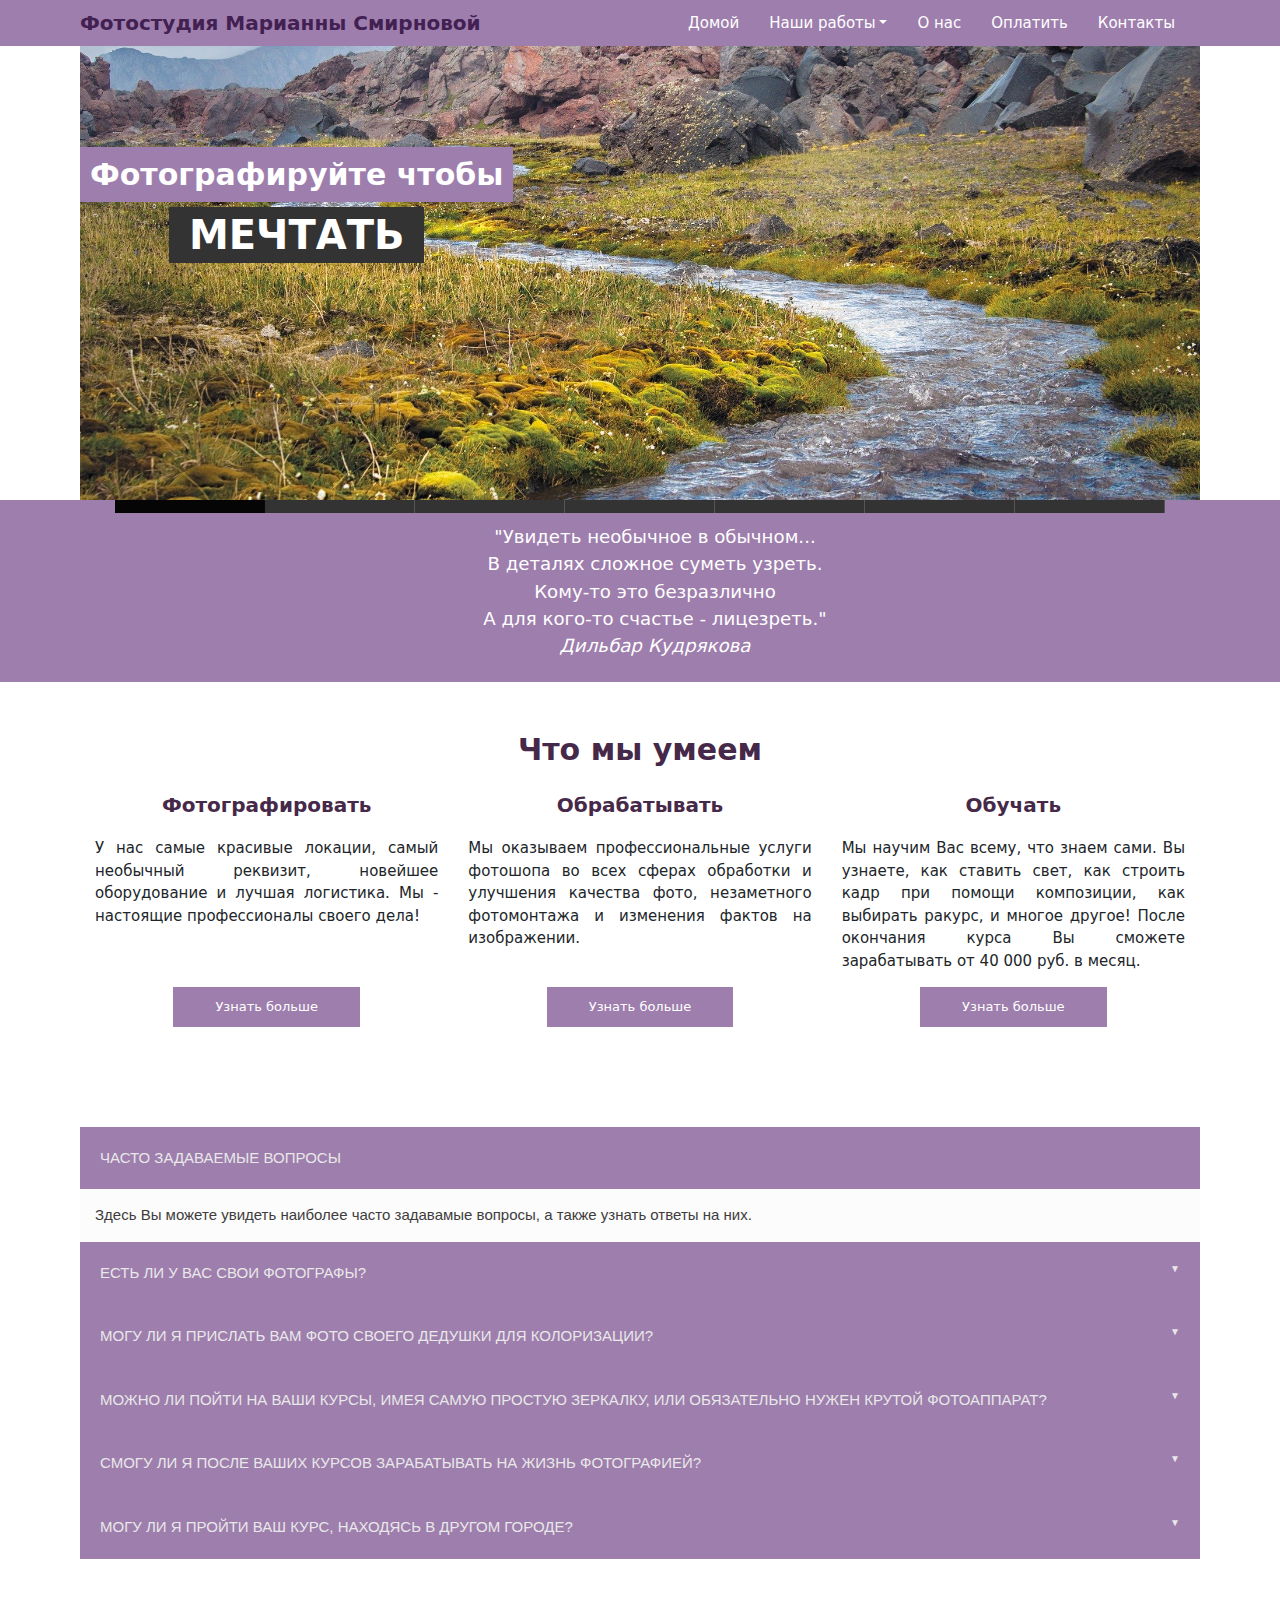
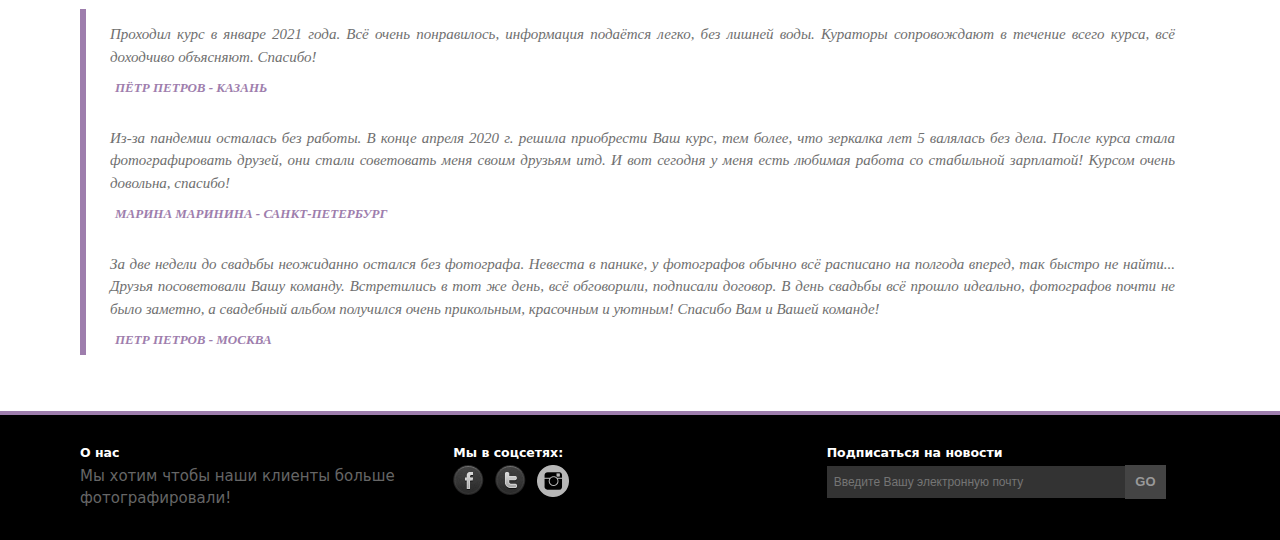
<file: index.html>
<!DOCTYPE html>
<html class="no-js" lang="en">

<head>
	<meta charset="utf-8" />
	<meta name="viewport" content="width=device-width" />
	<title>Проектная работа Людмилы Антонюк</title>
	<!-- CSS Files-->

	<link rel="stylesheet" href="./css/style.css">
	<!-- <link rel="stylesheet" href="./css/responsive.css"> -->
	<link rel="stylesheet" href="./css/accordion.css">
	<link rel="stylesheet" href="./bootstrap-5.0.0-alpha1-dist/bootstrap-5.0.0-alpha1-dist/css/bootstrap.css">
</head>

<body>
	<header id="header" class="fixed-top">
		<nav class="navbar navbar-expand-lg navbar-dark">
			<div class="container">
				<a href="index.html" class="navbar-brand">Фотостудия Марианны Смирновой</a>
				<button class="navbar-toggler" type="button" data-toggle="collapse" data-target="#navContent"
					aria-controls="navContent" aria-expanded="false" aria-label="Toggle navigation">
					<span class="navbar-toggler-icon"></span>
				</button>

				<div class="collapse navbar-collapse" id="navContent">
					<ul class="navbar-nav mr-auto mb-3 mb-lg-0">
						<li class="nav-item">
							<a href="index.html" class="nav-link">Домой</a>
						</li>
						<li class="nav-item dropdown">
							<a href="" class="nav-link dropdown-toggle" id="navDrop" role="button" data-toggle="dropdown"
								aria-expanded="false">Наши работы</a>
							<ul class="dropdown-menu" aria-labelledby="navDrop">
								<li><a href="wedding.html" class="dropdown-item">Свадебные фото</a></li>
								<li><a href="food.html" class="dropdown-item">Фото еды</a></li>
								<li><a href="portrait.html" class="dropdown-item">Портреты</a></li>
							</ul>
						</li>
						<li class="nav-item">
							<a href="" class="nav-link">О нас</a>
						</li>
						<li class="nav-item">
							<a href="" class="nav-link">Оплатить</a>
						</li>
						<li class="nav-item">
							<a href="" class="nav-link">Контакты</a>
						</li>
					</ul>
					<form action="" class="d-flex"></form>
				</div>
			</div>
		</nav>
	</header>

	<!-- SLIDER 
================================================== -->
	<div class="slider">
		<div class="container">
			<div class="row">
				<div id="ei-slider" class="ei-slider">
					<ul class="ei-slider-large">
						<li>
							<img class="responsiveslide" src="./img/1.jpg" alt="image01">
							<div class="ei-title">
								<h2><b class="start">Фотографируйте чтобы</b><br>
									<b class="end">Мечтать</b>
								</h2>
							</div>
						</li>
						<li>
							<img class="responsiveslide" src="./img/2.jpg" alt="image02">
							<div class="ei-title">
								<h2><b class="start">Фотографируйте чтобы</b><br>
									<b class="end">Видеть</b>
								</h2>
							</div>
						</li>
						<li>
							<img class="responsiveslide" src="./img/3.jpg" alt="image03">
							<div class="ei-title">
								<h2><b class="start">Фотографируйте чтобы</b><br>
									<b class="end">Верить</b>
								</h2>
							</div>
						</li>
						<li>
							<img class="responsiveslide" src="./img/4.jpg" alt="image04">
							<div class="ei-title">
								<h2><b class="start">Фотографируйте чтобы</b><br>
									<b class="end">Надеяться</b>
								</h2>
							</div>
						</li>
						<li>
							<img class="responsiveslide" src="./img/5.jpg" alt="image05">
							<div class="ei-title">
								<h2><b class="start">Фотографируйте чтобы</b><br>
									<b class="end">Смеяться</b>
								</h2>
							</div>
						</li>
						<li>
							<img class="responsiveslide" src="./img/6.jpg" alt="image06">
							<div class="ei-title">
								<h2><b class="start">Фотографируйте чтобы</b><br>
									<b class="end">Наслаждаться</b>
								</h2>
							</div>
						</li>
						<li>
							<img class="responsiveslide" src="./img/7.jpg" alt="image07">
							<div class="ei-title">
								<h2><b class="start">Фотографируйте чтобы</b><br>
									<b class="end">Жить!</b>
								</h2>
							</div>
						</li>

					</ul>
					<!-- slider-thumbs -->
					<ul class="ei-slider-thumbs">
						<li class="ei-slider-element">Current</li>
						<li><a href="#">Slide 1</a></li>
						<li><a href="#">Slide 2</a></li>
						<li><a href="#">Slide 3</a></li>
						<li><a href="#">Slide 4</a></li>
						<li><a href="#">Slide 5</a></li>
						<li><a href="#">Slide 6</a></li>
						<li><a href="#">Slide 7</a></li>
					</ul>
				</div>
				<div class="minipause">
				</div>
			</div>
		</div>
	</div>
	<!-- SUBHEADER
================================================== -->
	<div class="subheader">
		<div class="container">
			<div class="row">
				<p class="text-center">
					"Увидеть необычное в обычном... <br>В деталях сложное суметь узреть.<br> Кому-то это безразлично <br>А для
					кого-то счастье - лицезреть." <br>
					<i>Дильбар Кудрякова</i>
				</p>
			</div>
		</div>
	</div>

	<!-- CONTENT 
================================================== -->
	<div class="skills">
		<div class="container">
			<div class="row">
				<div class="col-md-12">
					<div class="centersectiontitle">
						<h3>Что мы умеем</h3>
					</div>
				</div>
				<div class="row">
					<div class="skills col-sm-4 text-center">
						<h4>Фотографировать</h4>
						<p>
							У нас самые красивые локации, самый необычный реквизит, новейшее оборудование и лучшая логистика. Мы -
							настоящие
							профессионалы своего дела!
						</p>
						<a href="#" class="readmore">Узнать больше</a>
					</div>
					<div class="skills col-sm-4 text-center">
						<h4>Обрабатывать</h4>
						<p>
							Мы оказываем профессиональные услуги фотошопа во всех сферах обработки и улучшения качества фото,
							незаметного
							фотомонтажа и изменения фактов на изображении.
						</p>
						<a href="#" class="readmore">Узнать больше</a>
					</div>
					<div class="skills col-sm-4 text-center">
						<h4>Обучать</h4>
						<p>
							Мы научим Вас всему, что знаем сами. Вы узнаете, как ставить свет, как строить кадр при помощи композиции,
							как
							выбирать ракурс, и многое другое! После окончания курса Вы сможете зарабатывать от 40 000 руб. в месяц.
						</p>
						<a href="#" class="readmore">Узнать больше</a>
					</div>
				</div>
			</div>
		</div>
	</div>



	<!-- TESTIMONIALS ================================================ -->

	<!-- ACCORDION =================================================== -->
	<div class="accordion">
		<div class="container">
			<div class="row">
				<div class="accordion incentivized">
					<div class="times businesses_sprin active">
						<div class="executed_search content_concepts">Часто задаваемые вопросы</div>
						<div class="organic_traffic posite_organic">
							<div class="amounts_organic">
								Здесь Вы можете увидеть наиболее часто задавамые вопросы, а также узнать ответы на них.
							</div>
						</div>
					</div>
					<div class="place_sometimes businesses_sprin">
						<div class="executed_search content_concepts">Есть ли у Вас свои фотографы?</div>
						<div class="organic_traffic posite_organic">
							<div class="amounts_organic">
								Да, у нас есть своя команда профессиональных фотографов с различной специализацией. Вы можете выбрать
								фотографа по интерьерам, по еде, природе, каталожного или свадебного фотографа.
							</div>
						</div>
					</div>
					<div class="place_sometimes businesses_sprin">
						<div class="executed_search content_concepts">Могу ли я прислать Вам фото своего дедушки для колоризации?
						</div>
						<div class="organic_traffic posite_organic">
							<div class="amounts_organic">
								Да, можете. С помощью современного оборудования мы быстро, качественно и реалистично колоризируем Ваши
								фотографии.
							</div>
						</div>
					</div>
					<div class="place_sometimes businesses_sprin">
						<div class="executed_search content_concepts">Можно ли пойти на Ваши курсы, имея самую простую зеркалку, или
							обязательно нужен крутой фотоаппарат? </div>
						<div class="organic_traffic posite_organic">
							<div class="amounts_organic">
								Вы можете прийти к нам на курс с самой обычной фототехникой. Красивое фото можно сделать практически на
								любой
								аппарат, наша задача научить Вас этому!
							</div>
						</div>
					</div>
					<div class="place_sometimes businesses_sprin">
						<div class="executed_search content_concepts">Смогу ли я после Ваших курсов зарабатывать на жизнь
							фотографией?
						</div>
						<div class="organic_traffic posite_organic">
							<div class="amounts_organic">
								Сможете. Наша команда разработала уникальный обучающий курс, который содержит в себе большой объем
								теоретических и практических знаний. Уже во время его прохождения Вы сможете начать снимать
								самостоятельно.
							</div>
						</div>
					</div>
					<div class="place_sometimes businesses_sprin">
						<div class="executed_search content_concepts">Могу ли я пройти Ваш курс, находясь в другом городе?</div>
						<div class="organic_traffic posite_organic">
							<div class="amounts_organic">
								Да, можете. Наш курс полностью дистанционный, Вы можете пройти его, находясь в любой точке мира.
							</div>
						</div>
					</div>
				</div>
			</div>
		</div>
	</div>
	<!-- ACCORDION END ===================================== -->

	<div class="testimonials">
		<div class="container">
			<div class="row">
				<div class="col-xs-12">
					<div id="testimonials">
						<blockquote>
							<p>
								Проходил курс в январе 2021 года. Всё очень понравилось, информация подаётся легко, без лишней воды.
								Кураторы сопровождают в течение всего курса, всё доходчиво объясняют. Спасибо! <cite> Пётр Петров -
									Казань</cite>
							</p>
						</blockquote>
						<blockquote>
							<p>
								Из-за пандемии осталась без работы. В конце апреля 2020 г. решила приобрести Ваш курс, тем более, что
								зеркалка лет 5 валялась без дела. После курса стала фотографировать друзей, они стали советовать меня
								своим друзьям итд. И вот сегодня у меня есть любимая работа со стабильной зарплатой! Курсом очень
								довольна, спасибо! <cite>Марина Маринина - Санкт-Петербург</cite>
							</p>
						</blockquote>
						<blockquote>
							<p>
								За две недели до свадьбы неожиданно остался без фотографа. Невеста в панике, у фотографов обычно всё
								расписано на полгода вперед, так быстро не найти... Друзья посоветовали Вашу команду. Встретились в тот
								же
								день, всё обговорили, подписали договор. В день свадьбы всё прошло идеально, фотографов почти не было
								заметно, а свадебный альбом получился очень прикольным, красочным и уютным! Спасибо Вам и Вашей команде!
								<cite> Петр Петров - Москва</cite>
							</p>
						</blockquote>
					</div>
				</div>
			</div>
		</div>
	</div>
	<!--end testimonials-->

	<!-- FOOOTER 
================================================== -->
	<footer class="footer">
		<div class="container">
			<div class="row">
				<div class="aboutUs col-12 col-md">
					<h5>О нас</h5>
					<p class="aboutUs">
						Мы хотим чтобы наши клиенты больше фотографировали!</p>
				</div>
				<div class="socials col-12 col-md">
					<h5>Мы в соцсетях: </h5>
					<p class="socials">
						<a class="social facebook" href="#"></a>
						<a class="social twitter" href="#"></a>
						<a class="social instagram" href="#"></a>
					</p>
				</div>
				<div class="news col-6 col-md">
					<h5 class="newsmargin">Подписаться на новости</h5>
					<p class="news">
						<input type="text" class="nomargin" placeholder="Введите Вашу электронную почту"><a href="#"
							class="postfix button expand">GO</a>
					</p>
				</div>
			</div>
		</div>
	</footer>




	<!-- JAVASCRIPTS 
================================================== -->
	<!-- Javascript files placed here for faster loading -->
	<script src="./js/foundation.min.js"></script>
	<script src="./js/elasticslideshow.js"></script>
	<script src="./js/accordion.js"></script>
	<script src="./bootstrap-5.0.0-alpha1-dist/bootstrap-5.0.0-alpha1-dist/js/bootstrap.min.js">
	</script>


</body>

</html>
</file>
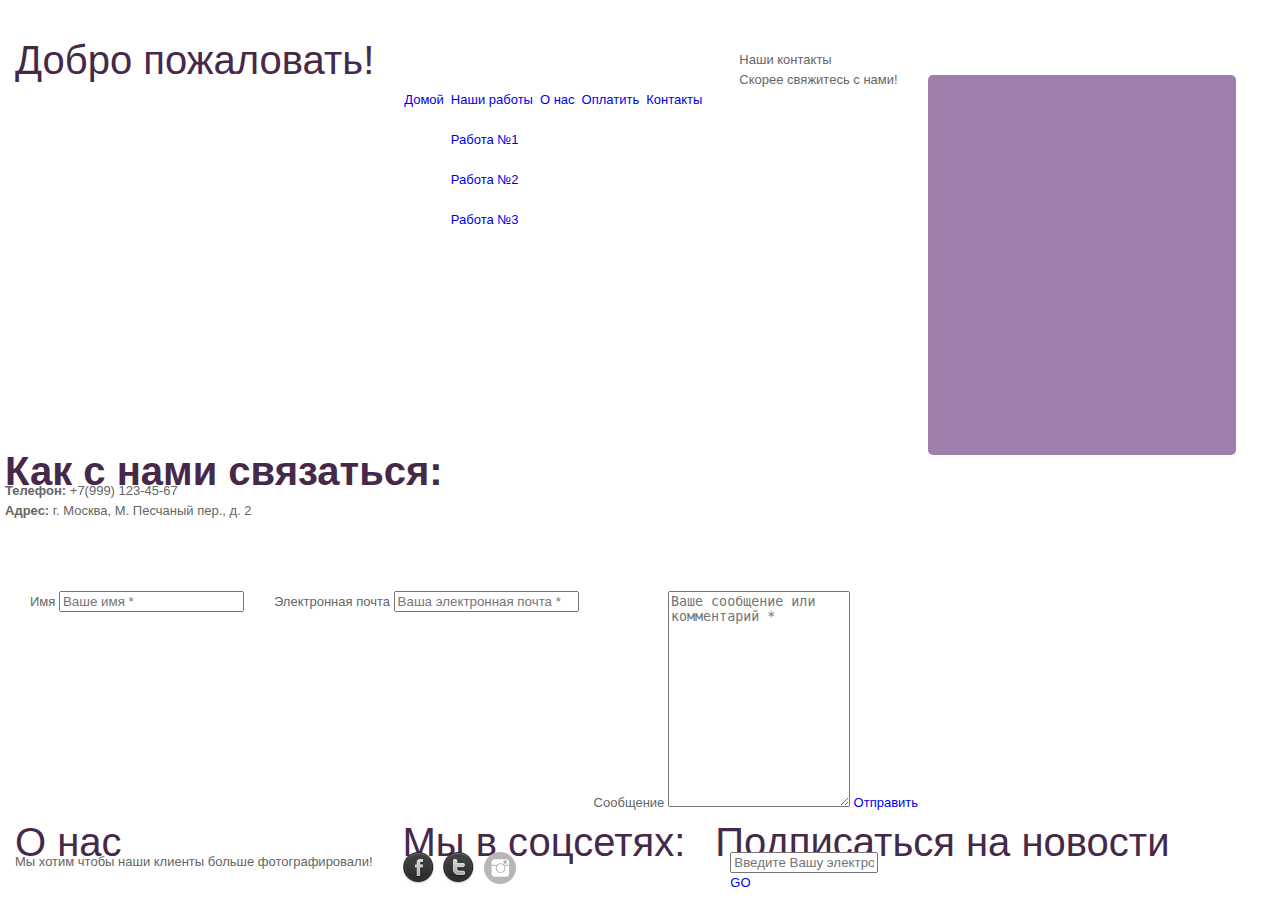
<file: contact.html>
<!DOCTYPE html>
<html class="no-js" lang="en">

<head>
	<meta charset="utf-8" />
	<meta name="viewport" content="width=device-width" />
	<title>Проектная работа Людмилы Антонюк</title>
	<!-- CSS Files-->

	<link rel="stylesheet" href="./css/style.css">
	<link rel="stylesheet" href="./css/accordion.css">
</head>

<body>

	<div class="row">
		<div class="headerlogo four columns">
			<div class="logo">
				<a href="index.html">
					<h1>Добро пожаловать!</h1>
				</a>
			</div>
		</div>
		<div class="headermenu eight columns noleftmarg">
			<nav id="nav-wrap">
				<ul id="main-menu" class="nav-bar sf-menu">
					<li class="current">
						<a href="index.html">Домой</a>
					</li>
					<li>
						<a href="#">Наши работы</a>
						<ul>
							<li><a href="#">Работа №1</a></li>
							<li><a href="#">Работа №2</a></li>
							<li><a href="#">Работа №3</a></li>
						</ul>
					</li>
					<li>
						<a href="#">О нас</a>
					</li>
					<li>
						<a href="./payment.html">Оплатить</a>
					</li>
					<li>
						<a href="./contact.html">Контакты</a>
					</li>
				</ul>
			</nav>
		</div>
	</div>
	<!-- SUBHEADER
================================================== -->
	<div id="subheader">
		<div class="row">
			<div class="twelve columns">
				<p class="left">
					Наши контакты
				</p>
				<p class="right">
					Скорее свяжитесь с нами!
				</p>
			</div>
		</div>
	</div>
	<div class="hr">
	</div>
	<!-- CONTENT 
================================================== -->
	<div class="row">
		<!-- GOOGLE MAP IFRAME -->
		<div class="twelve columns">
			<iframe class="gmap"
				src="https://www.google.com/maps/embed?pb=!1m18!1m12!1m3!1d1121.2012544012975!2d37.505651472075776!3d55.80361226420399!2m3!1f0!2f0!3f0!3m2!1i1024!2i768!4f13.1!3m3!1m2!1s0x46b5484b3b3aeba9%3A0x427aae438da9ec8b!2z0J_QtdGB0YfQsNC90YvQuSDQnNCw0LvRi9C5INC_0LXRgC4sIDIsINCc0L7RgdC60LLQsCwgMTI1MDU3!5e0!3m2!1sru!2sru!4v1622405279002!5m2!1sru!2sru"
				width="600" height="450" style="border:0;" allowfullscreen="" loading="lazy"></iframe>
		</div>
	</div>
	<div class="row">
		<div class="phone">
			<h3>Как с нами связаться:</h3>
			<div>
				<b>Телефон:</b> +7(999) 123-45-67<br>
				<b>Адрес:</b> г. Москва, М. Песчаный пер., д. 2

			</div>

		</div>
		<!-- CONTACT FORM -->
		<div class="twelve columns">
			<div class="wrapcontact">
				<h5>Напишите нам:</h5>
				<form method="post" action="contact.php" id="contactform">
					<div class="form">
						<div class="six columns noleftmargin">
							<label>Имя</label>
							<input type="text" name="name" class="smoothborder" placeholder="Ваше имя *" />
						</div>
						<div class="six columns">
							<label>Электронная почта</label>
							<input type="text" name="email" class="smoothborder" placeholder="Ваша электронная почта *" />
						</div>
						<label>Сообщение</label>
						<textarea name="comment" class="smoothborder ctextarea" rows="14"
							placeholder="Ваше сообщение или комментарий *"></textarea>
						<a href="#" class="btn">Отправить</a>
					</div>
				</form>
			</div>
		</div>

	</div>
	<div class="hr">
	</div>

	<!-- FOOOTER 
================================================== -->
	<div id="footer">
		<footer class="row">
			<p class="back-top floatright">
				<a href="#top"><span></span></a>
			</p>
			<div class="four columns">
				<h1>О нас</h1>
				Мы хотим чтобы наши клиенты больше фотографировали!
			</div>
			<div class="four columns">
				<h1>Мы в соцсетях: </h1>
				<a class="social facebook" href="#"></a>
				<a class="social twitter" href="#"></a>
				<a class="social instagram"></a>
			</div>
			<div class="four columns">
				<h1 class="newsmargin">Подписаться на новости</h1>
				<div class="row collapse newsletter floatright">
					<div class="ten mobile-three columns">
						<input type="text" class="nomargin" placeholder="Введите Вашу электронную почту">
					</div>
					<div class="two mobile-one columns">
						<a href="#" class="postfix button expand">GO</a>
					</div>
				</div>
			</div>
		</footer>
	</div>
	<!-- JAVASCRIPTS 
================================================== -->
	<!-- Javascript files placed here for faster loading -->



</body>

</html>
</file>
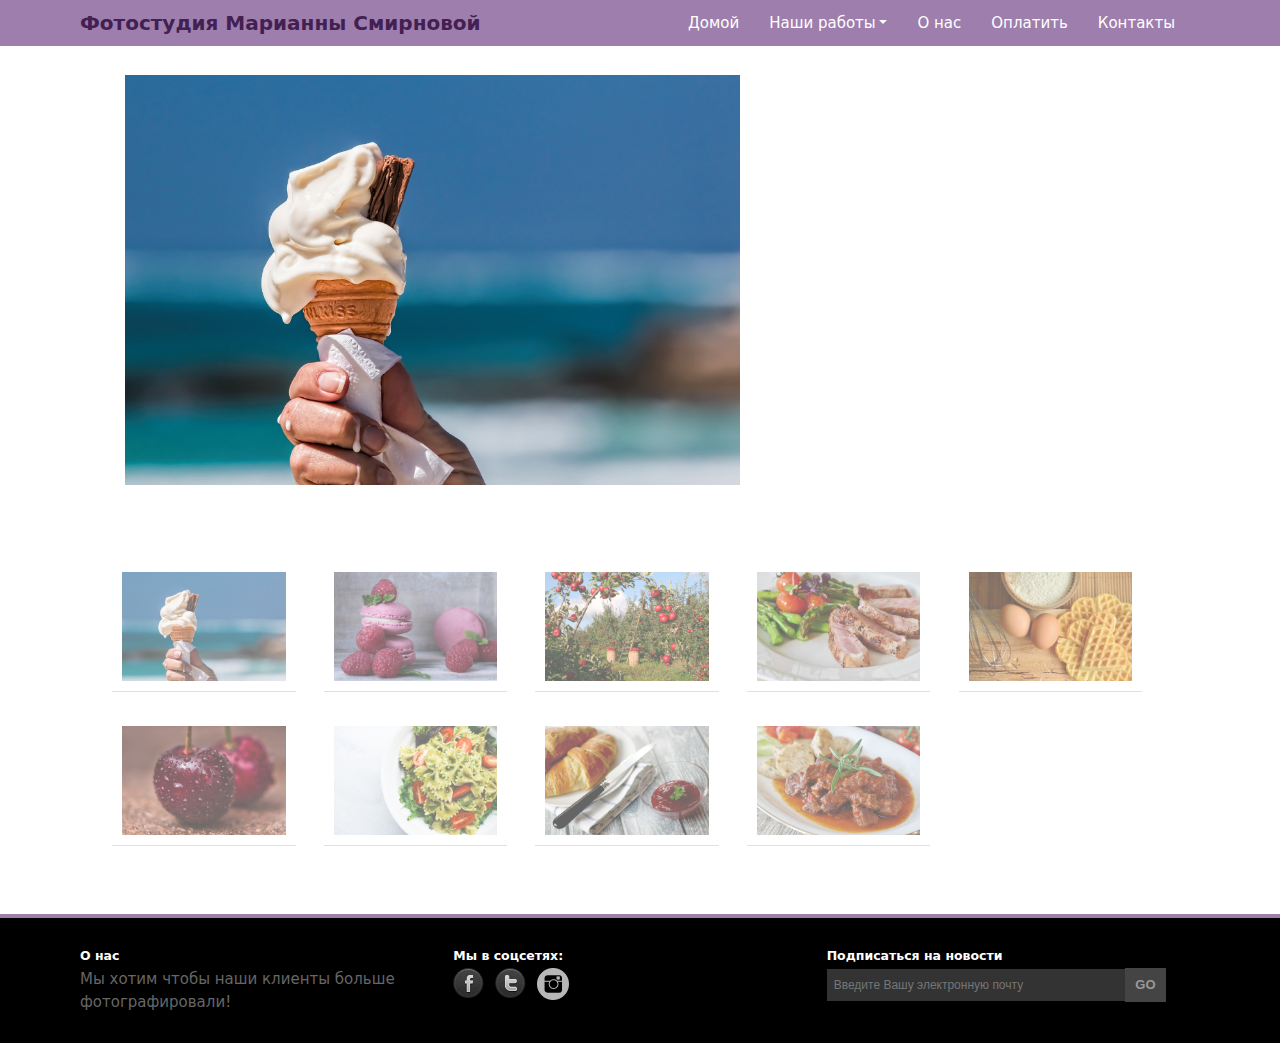
<file: food.html>
<!DOCTYPE html>
<html class="no-js" lang="en">

<head>
	<meta charset="utf-8" />
	<meta name="viewport" content="width=device-width" />
	<title>Проектная работа Людмилы Антонюк</title>
	<!-- CSS Files-->

	<link rel="stylesheet" href="./css/style.css">
	<!-- <link rel="stylesheet" href="./css/responsive.css"> -->
	<link rel="stylesheet" href="./bootstrap-5.0.0-alpha1-dist/bootstrap-5.0.0-alpha1-dist/css/bootstrap.css">
	<link rel="stylesheet" href="./css/food.css">


</head>

<body>
	<header id="header" class="fixed-top">
		<nav class="navbar navbar-expand-lg navbar-dark">
			<div class="container">
				<a href="index.html" class="navbar-brand">Фотостудия Марианны Смирновой</a>
				<button class="navbar-toggler" type="button" data-toggle="collapse" data-target="#navContent"
					aria-controls="navContent" aria-expanded="false" aria-label="Toggle navigation">
					<span class="navbar-toggler-icon"></span>
				</button>

				<div class="collapse navbar-collapse" id="navContent">
					<ul class="navbar-nav mr-auto mb-3 mb-lg-0">
						<li class="nav-item">
							<a href="index.html" class="nav-link">Домой</a>
						</li>
						<li class="nav-item dropdown">
							<a href="" class="nav-link dropdown-toggle" id="navDrop" role="button" data-toggle="dropdown"
								aria-expanded="false">Наши работы</a>
							<ul class="dropdown-menu" aria-labelledby="navDrop">
								<li><a href="wedding.html" class="dropdown-item">Свадебные фото</a></li>
								<li><a href="food.html" class="dropdown-item">Фото еды</a></li>
								<li><a href="portrait.html" class="dropdown-item">Портреты</a></li>
							</ul>
						</li>
						<li class="nav-item">
							<a href="" class="nav-link">О нас</a>
						</li>
						<li class="nav-item">
							<a href="" class="nav-link">Оплатить</a>
						</li>
						<li class="nav-item">
							<a href="" class="nav-link">Контакты</a>
						</li>
					</ul>
					<form action="" class="d-flex"></form>
				</div>
			</div>
		</nav>
	</header>


	<!-- ========================================= -->

	<div class="product">
		<div class="container">
			<div class="row">
				<div class="img-container">
					<p class="food">
						<img src="./img/food/1.jpg" id="bigImg" class="image">
					</p>
				</div>
			</div>

			<div class="row">
				<div class="product-icons" onclick="showImg(event)">

					<img src="./img/food/1.jpg" class="image">
					<img src="./img/food/2.jpg">
					<img src="./img/food/3.jpg">
					<img src="./img/food/4.jpg">
					<img src="./img/food/5.jpg">
					<img src="./img/food/6.jpg">
					<img src="./img/food/7.jpg">
					<img src="./img/food/8.jpg">
					<img src="./img/food/9.jpg">
				</div>
			</div>
		</div>
	</div>





	<!-- FOOOTER 
================================================== -->
	<footer class="footer">
		<div class="container">
			<div class="row">
				<div class="aboutUs col-12 col-md">
					<h5>О нас</h5>
					<p class="aboutUs">
						Мы хотим чтобы наши клиенты больше фотографировали!</p>
				</div>
				<div class="socials col-12 col-md">
					<h5>Мы в соцсетях: </h5>
					<p class="socials">
						<a class="social facebook" href="#"></a>
						<a class="social twitter" href="#"></a>
						<a class="social instagram" href="#"></a>
					</p>
				</div>
				<div class="news col-6 col-md">
					<h5 class="newsmargin">Подписаться на новости</h5>
					<p class="news">
						<input type="text" class="nomargin" placeholder="Введите Вашу электронную почту"><a href="#"
							class="postfix button expand">GO</a>
					</p>
				</div>
			</div>
		</div>
	</footer>




	<!-- JAVASCRIPTS 
================================================== -->
	<!-- Javascript files placed here for faster loading -->
	<script src="./bootstrap-5.0.0-alpha1-dist/bootstrap-5.0.0-alpha1-dist/js/bootstrap.min.js"></script>
	<script>
		function showImg(event) {
			event = event || window.event; // получаем объект события
			var iconImg = event.Target || event.srcElement; // определяем текущий объект
			if (iconImg.tagName == "IMG") { // если тип элемента - изображение, то
				document.getElementById("bigImg").src = iconImg.getAttribute(
					'src'); // меняем значение src у элемента с id="bigImg" на src текущего объекта 
			}
		}
	</script>


</body>

</html>
</file>
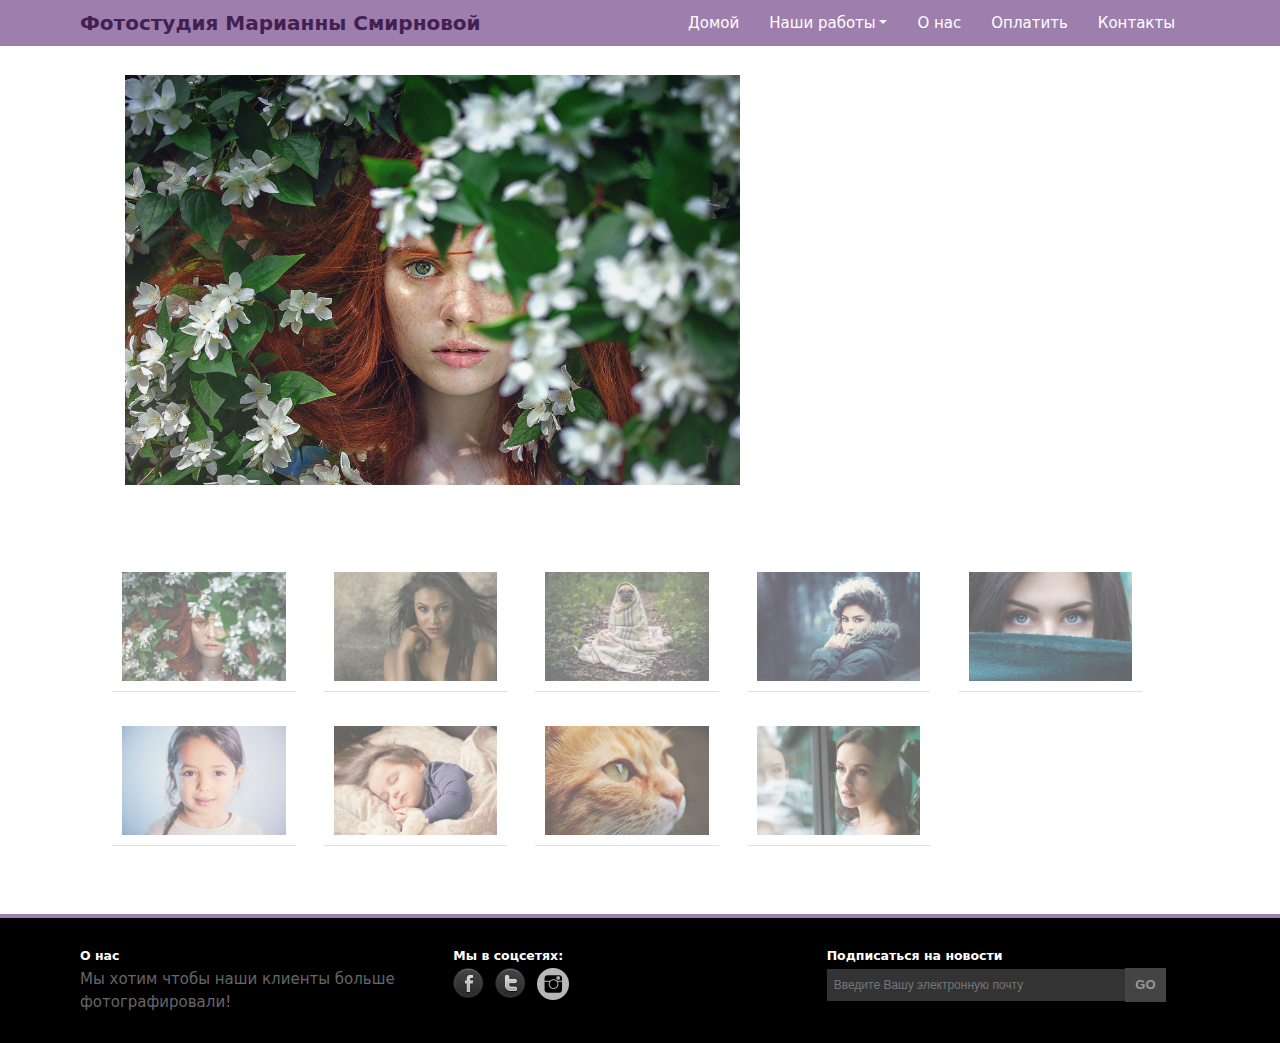
<file: portrait.html>
<!DOCTYPE html>
<html class="no-js" lang="en">

<head>
	<meta charset="utf-8" />
	<meta name="viewport" content="width=device-width" />
	<title>Проектная работа Людмилы Антонюк</title>
	<!-- CSS Files-->

	<link rel="stylesheet" href="./css/style.css">
	<!-- <link rel="stylesheet" href="./css/responsive.css"> -->
	<link rel="stylesheet" href="./bootstrap-5.0.0-alpha1-dist/bootstrap-5.0.0-alpha1-dist/css/bootstrap.css">
	<link rel="stylesheet" href="./css/portrait.css">


</head>

<body>
	<header id="header" class="fixed-top">
		<nav class="navbar navbar-expand-lg navbar-dark">
			<div class="container">
				<a href="index.html" class="navbar-brand">Фотостудия Марианны Смирновой</a>
				<button class="navbar-toggler" type="button" data-toggle="collapse" data-target="#navContent"
					aria-controls="navContent" aria-expanded="false" aria-label="Toggle navigation">
					<span class="navbar-toggler-icon"></span>
				</button>

				<div class="collapse navbar-collapse" id="navContent">
					<ul class="navbar-nav mr-auto mb-3 mb-lg-0">
						<li class="nav-item">
							<a href="index.html" class="nav-link">Домой</a>
						</li>
						<li class="nav-item dropdown">
							<a href="" class="nav-link dropdown-toggle" id="navDrop" role="button" data-toggle="dropdown"
								aria-expanded="false">Наши работы</a>
							<ul class="dropdown-menu" aria-labelledby="navDrop">
								<li><a href="wedding.html" class="dropdown-item">Свадебные фото</a></li>
								<li><a href="food.html" class="dropdown-item">Фото еды</a></li>
								<li><a href="portrait.html" class="dropdown-item">Портреты</a></li>
							</ul>
						</li>
						<li class="nav-item">
							<a href="" class="nav-link">О нас</a>
						</li>
						<li class="nav-item">
							<a href="" class="nav-link">Оплатить</a>
						</li>
						<li class="nav-item">
							<a href="" class="nav-link">Контакты</a>
						</li>
					</ul>
					<form action="" class="d-flex"></form>
				</div>
			</div>
		</nav>
	</header>


	<!-- ========================================= -->

	<div class="product">
		<div class="container">
			<div class="row">
				<div class="img-container">
					<p class="food">
						<img src="./img/portrait/1.jpg" id="bigImg" class="image">
					</p>
				</div>
			</div>

			<div class="row">
				<div class="product-icons" onclick="showImg(event)">
					<img src="./img/portrait/1.jpg">
					<img src="./img/portrait/2.jpg">
					<img src="./img/portrait/3.jpg">
					<img src="./img/portrait/4.jpg">
					<img src="./img/portrait/5.jpg">
					<img src="./img/portrait/6.jpg">
					<img src="./img/portrait/7.jpg">
					<img src="./img/portrait/8.jpg">
					<img src="./img/portrait/9.jpg">
				</div>
			</div>
		</div>
	</div>



	<!-- FOOOTER 
================================================== -->
	<footer class="footer">
		<div class="container">
			<div class="row">
				<div class="aboutUs col-12 col-md">
					<h5>О нас</h5>
					<p class="aboutUs">
						Мы хотим чтобы наши клиенты больше фотографировали!</p>
				</div>
				<div class="socials col-12 col-md">
					<h5>Мы в соцсетях: </h5>
					<p class="socials">
						<a class="social facebook" href="#"></a>
						<a class="social twitter" href="#"></a>
						<a class="social instagram" href="#"></a>
					</p>
				</div>
				<div class="news col-6 col-md">
					<h5 class="newsmargin">Подписаться на новости</h5>
					<p class="news">
						<input type="text" class="nomargin" placeholder="Введите Вашу электронную почту"><a href="#"
							class="postfix button expand">GO</a>
					</p>
				</div>
			</div>
		</div>
	</footer>




	<!-- JAVASCRIPTS 
================================================== -->
	<!-- Javascript files placed here for faster loading -->
	<script src="./bootstrap-5.0.0-alpha1-dist/bootstrap-5.0.0-alpha1-dist/js/bootstrap.min.js"></script>
	<script>
		function showImg(event) {
			event = event || window.event; // получаем объект события
			var iconImg = event.Target || event.srcElement; // определяем текущий объект
			if (iconImg.tagName == "IMG") { // если тип элемента - изображение, то
				document.getElementById("bigImg").src = iconImg.getAttribute(
					'src'); // меняем значение src у элемента с id="bigImg" на src текущего объекта 
			}
		}
	</script>


</body>

</html>
</file>
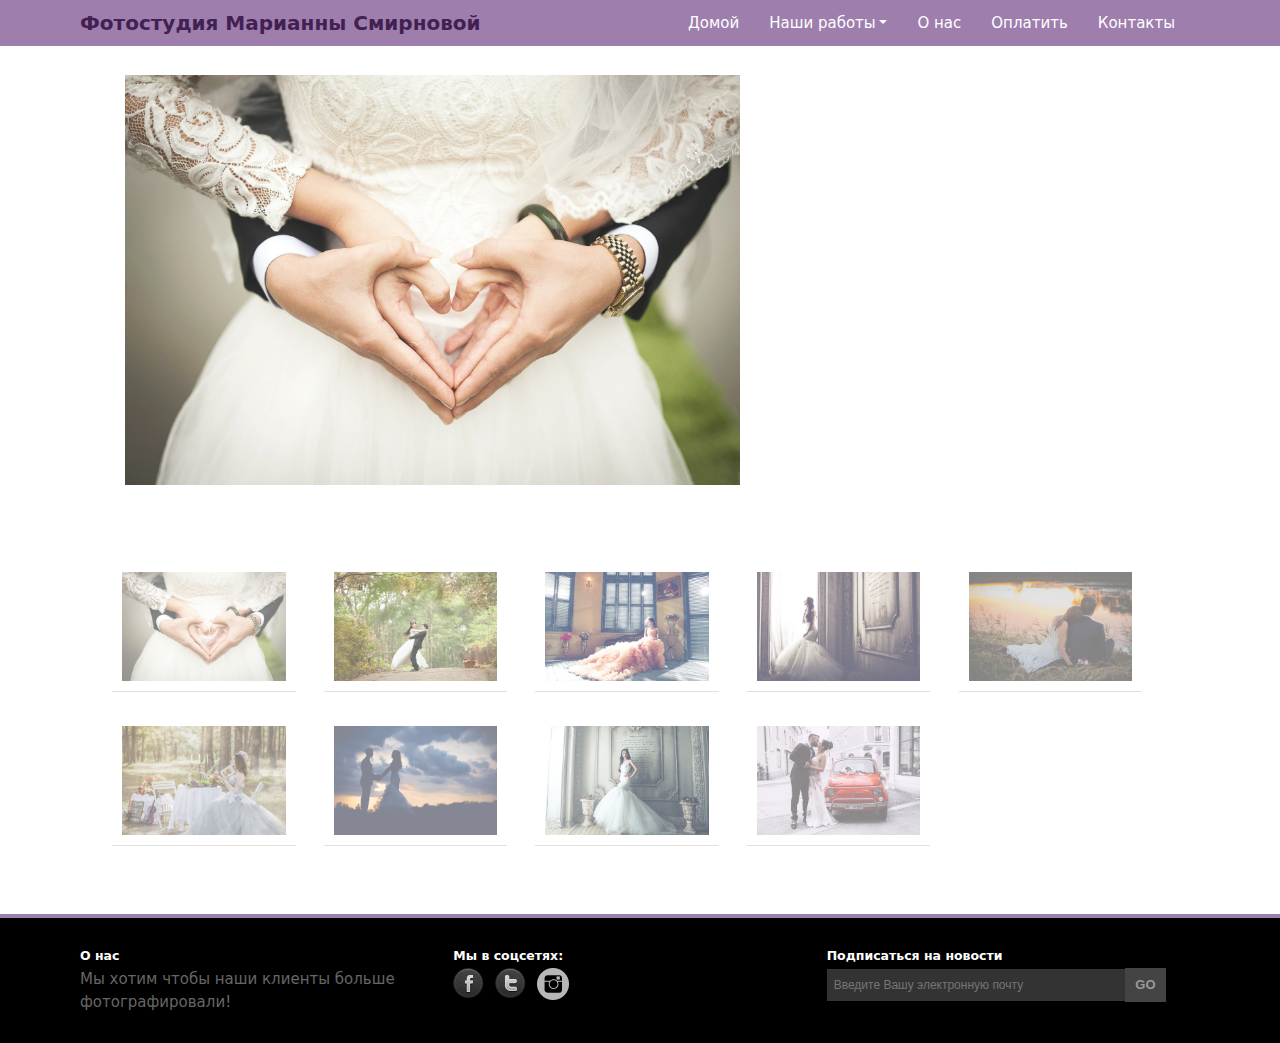
<file: wedding.html>
<!DOCTYPE html>
<html class="no-js" lang="en">

<head>
	<meta charset="utf-8" />
	<meta name="viewport" content="width=device-width" />
	<title>Проектная работа Людмилы Антонюк</title>
	<!-- CSS Files-->

	<link rel="stylesheet" href="./css/style.css">
	<!-- <link rel="stylesheet" href="./css/responsive.css"> -->
	<link rel="stylesheet" href="./bootstrap-5.0.0-alpha1-dist/bootstrap-5.0.0-alpha1-dist/css/bootstrap.css">
	<link rel="stylesheet" href="./css/wedding.css">


</head>

<body>
	<header id="header" class="fixed-top">
		<nav class="navbar navbar-expand-lg navbar-dark">
			<div class="container">
				<a href="index.html" class="navbar-brand">Фотостудия Марианны Смирновой</a>
				<button class="navbar-toggler" type="button" data-toggle="collapse" data-target="#navContent"
					aria-controls="navContent" aria-expanded="false" aria-label="Toggle navigation">
					<span class="navbar-toggler-icon"></span>
				</button>

				<div class="collapse navbar-collapse" id="navContent">
					<ul class="navbar-nav mr-auto mb-3 mb-lg-0">
						<li class="nav-item">
							<a href="index.html" class="nav-link">Домой</a>
						</li>
						<li class="nav-item dropdown">
							<a href="" class="nav-link dropdown-toggle" id="navDrop" role="button" data-toggle="dropdown"
								aria-expanded="false">Наши работы</a>
							<ul class="dropdown-menu" aria-labelledby="navDrop">
								<li><a href="wedding.html" class="dropdown-item">Свадебные фото</a></li>
								<li><a href="food.html" class="dropdown-item">Фото еды</a></li>
								<li><a href="portrait.html" class="dropdown-item">Портреты</a></li>
							</ul>
						</li>
						<li class="nav-item">
							<a href="" class="nav-link">О нас</a>
						</li>
						<li class="nav-item">
							<a href="" class="nav-link">Оплатить</a>
						</li>
						<li class="nav-item">
							<a href="" class="nav-link">Контакты</a>
						</li>
					</ul>
					<form action="" class="d-flex"></form>
				</div>
			</div>
		</nav>
	</header>


	<!-- ========================================= -->

	<div class="product">
		<div class="container">
			<div class="row">
				<div class="img-container">
					<p class="food">
						<img src="./img/wedding/1.jpg" id="bigImg" class="image">
					</p>
				</div>
			</div>

			<div class="row">
				<div class="product-icons" onclick="showImg(event)">

					<img src="./img/wedding/1.jpg">
					<img src="./img/wedding/2.jpg">
					<img src="./img/wedding/3.jpg">
					<img src="./img/wedding/4.jpg">
					<img src="./img/wedding/5.jpg">
					<img src="./img/wedding/6.jpg">
					<img src="./img/wedding/7.jpg">
					<img src="./img/wedding/8.jpg">
					<img src="./img/wedding/9.jpg">
				</div>
			</div>
		</div>
	</div>



	<!-- FOOOTER 
================================================== -->
	<footer class="footer">
		<div class="container">
			<div class="row">
				<div class="aboutUs col-12 col-md">
					<h5>О нас</h5>
					<p class="aboutUs">
						Мы хотим чтобы наши клиенты больше фотографировали!</p>
				</div>
				<div class="socials col-12 col-md">
					<h5>Мы в соцсетях: </h5>
					<p class="socials">
						<a class="social facebook" href="#"></a>
						<a class="social twitter" href="#"></a>
						<a class="social instagram" href="#"></a>
					</p>
				</div>
				<div class="news col-6 col-md">
					<h5 class="newsmargin">Подписаться на новости</h5>
					<p class="news">
						<input type="text" class="nomargin" placeholder="Введите Вашу электронную почту"><a href="#"
							class="postfix button expand">GO</a>
					</p>
				</div>
			</div>
		</div>
	</footer>




	<!-- JAVASCRIPTS 
================================================== -->
	<!-- Javascript files placed here for faster loading -->
	<script src="./bootstrap-5.0.0-alpha1-dist/bootstrap-5.0.0-alpha1-dist/js/bootstrap.min.js"></script>
	<script>
		function showImg(event) {
			event = event || window.event; // получаем объект события
			var iconImg = event.Target || event.srcElement; // определяем текущий объект
			if (iconImg.tagName == "IMG") { // если тип элемента - изображение, то
				document.getElementById("bigImg").src = iconImg.getAttribute(
					'src'); // меняем значение src у элемента с id="bigImg" на src текущего объекта 
			}
		}
	</script>


</body>

</html>
</file>
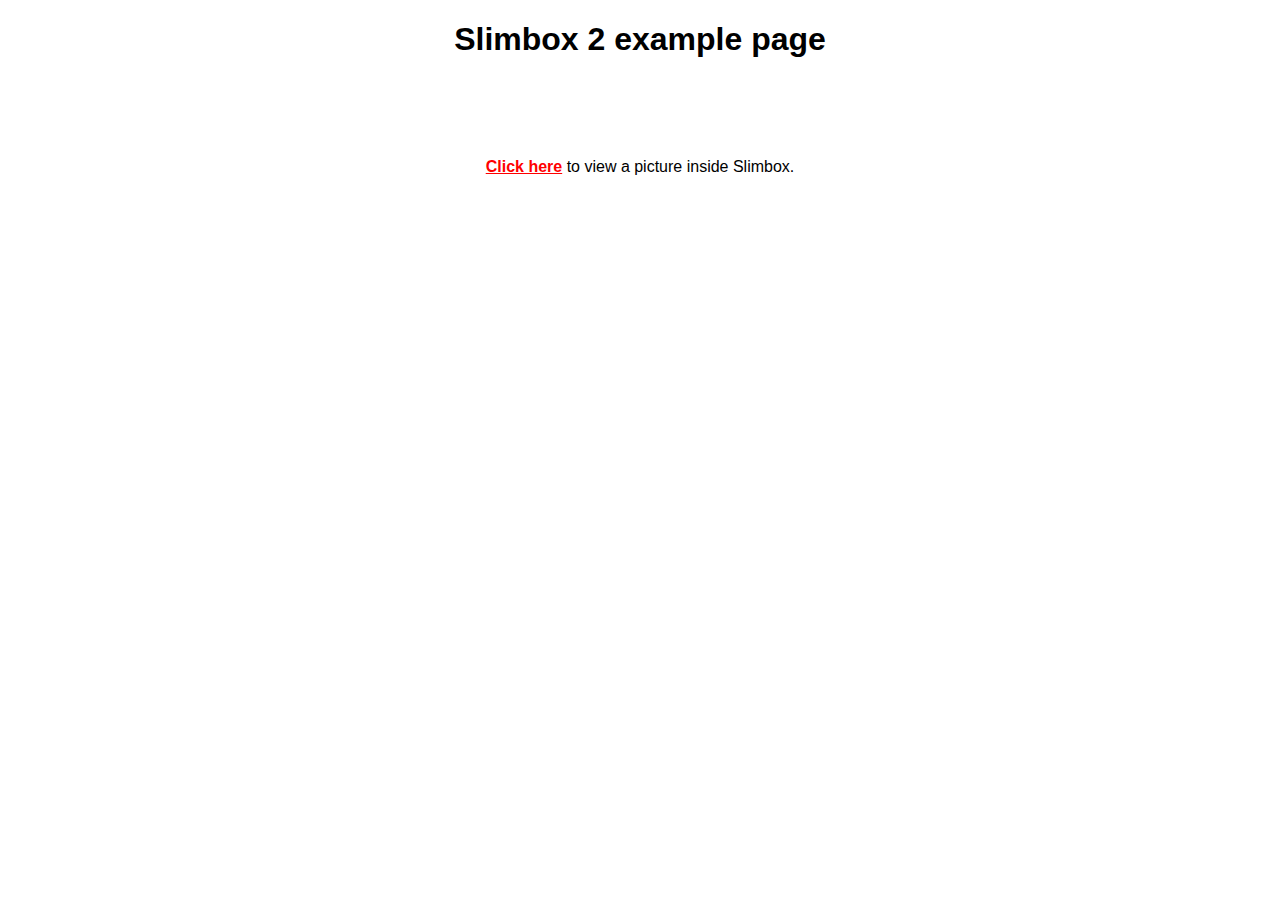
<file: slimbox/example.html>
<!DOCTYPE html>
<html>
<head>
	<title>Slimbox 2 example page</title>
	<script type="text/javascript" src="http://ajax.googleapis.com/ajax/libs/jquery/1.9.1/jquery.min.js"></script>
	<script type="text/javascript" src="js/slimbox2.js"></script>
	<link rel="stylesheet" href="css/slimbox2.css" type="text/css" media="screen" />
	<style type="text/css">
		body {
			background-color: #fff;
			font-family: arial, helvetica, sans-serif;
			color: #000;
		}
		h1, p {
			text-align: center;
		}
		p {
			margin-top: 100px;
		}
		a {
			font-weight: bold;
			color: #f00;
		}
	</style>
</head>
<body>
	<h1>Slimbox 2 example page</h1>
	<p>
		<a href="example.jpg" rel="lightbox" title="Beautiful, isn't it?">Click here</a> to view a picture inside Slimbox.
	</p>
</body>
</html>
</file>
<file: css/style.css>
* {
	box-sizing: border-box;
}

html {
	font-size: 62.5%
}

body {
	font-family: DroidSansRegular, "Helvetica Neue", "Helvetica", Helvetica, Arial, sans-serif;
	font-size: 13px;
	line-height: 20px;
	color: #666;
	position: relative;
	-webkit-font-smoothing: antialiased;
}

/* Links ---------------------- */
a {
	text-decoration: none;
	line-height: inherit;
}

img {
	border: 0px;
}

.navbar {
	background-color: #9e7ead;
	color: white;
}

.navbar-dark .navbar-nav .nav-link {
	color: #fff;
}

.navbar-dark .navbar-nav .nav-link:hover {
	color: rgb(84, 60, 87);
}

.gmap {
	background: #9e7ead;
	border-radius: 5px;
	padding: 4px;
	width: 100%;
	height: 380px;
	margin-top: 25px;
}

body,
div,
dl,
dt,
dd,
ul,
ol,
li,
h1,
h2,
h3,
h4,
h5,
h6,
pre,
form,
p,
blockquote,
th,
td {
	margin: 0;
	padding: 0;
	font-size: 13px;
	/* h3 */
}

p {
	text-align: justify;
}

h1 {
	font-size: 40px;
	font-weight: 500;
	color: #462949;
	text-decoration: none;
}


h2 {
	font-size: 50px;
	font-weight: 500;
}

h3 {
	font-size: 40px;
	color: #462949;

}

h4 {
	font-size: 23px;
	color: #462949;

}

h5 {
	font-size: 30px;
	color: rgb(255, 255, 255);
	text-align: left;
}

blockquote,
blockquote p {
	color: #6f6f6f;
}

blockquote {
	margin: 0 0 17px;
	padding: 9px 20px 0 19px;
}

blockquote cite {
	display: block;
	font-size: 13px;
	color: #555555;
}

a,
a:visited {
	text-decoration: none;
}

form {
	margin: 0 0 19px
}

.phone {
	margin: 50px 5px;
}

/* Errors */
.error input,
input.error,
.error textarea,
textarea.error {
	border-color: #c60f13;
	background-color: rgba(198, 15, 19, 0.1);
}

.error label,
label.error {
	color: #c60f13
}

@font-face {
	font-family: 'BitterBold';
	src: url('../fonts/Bitter-Bold-webfont.eot') format('embedded-opentype'), url('../fonts/Bitter-Bold-webfont.woff') format('woff'), url('../fonts/Bitter-Bold-webfont.ttf') format('truetype'), url('../fonts/Bitter-Bold-webfont.svg') format('svg');
	font-weight: normal;
	font-style: normal;
}

/* .row {
	width: 980px;
	min-width: 768px;
	max-width: 100%;
	margin: 0 auto;
} */
/* 
.row .row {
	width: auto;
	max-width: none;
	min-width: 0;
	margin: 0 -15px;
}

.row.collapse .column,
.row.collapse .columns {
	padding: 0
}

.row .row.collapse {
	margin: 0
} */

.column,
.columns {
	float: left;
	min-height: 1px;
	padding: 0 15px;
	position: relative;
}

.column.centered,
.columns.centered {
	float: none;
	margin: 0 auto;
}

.button.expand {
	width: 100%;
	text-align: center;
}

.nav-bar {
	height: 40px;
	margin-top: 30px;
	padding: 0;
}

.nav-bar>li {
	float: left;
	display: block;
	position: relative;
	padding: 0;
	margin: 0 7px 0 0;
	line-height: 40px;
}

/* CONTENT ---------------------- */
.nomargin {
	max-width: 80%;
}

.text-center {
	text-align: center
}

a:focus {
	outline: none
}

.slide {
	margin: 0;
	padding: 0;
}

.subheader {
	position: relative;
	padding: 25px 50px;
	position: relative;
}

.subheader p {
	font-size: 1.4em;
	margin-bottom: 0;
}

.centersectiontitle {
	background-position: center;
	margin: 50px 0 25px;
	min-height: 20px;
	text-align: center;
}

.centersectiontitle h4 {
	font-size: 35px;
	background: #fff;
	display: inline;
	padding-right: 10px;
	padding-left: 10px;
}

#testimonials {
	margin: 50px 0 20px;
	border-left: solid 6px #9e6494;
}

#testimonials blockquote {
	font-family: Georgia, "Times New Roman", Times, serif;
	font-style: italic;
	color: #808080;
	display: block;
}

#testimonials blockquote p {
	margin: 0 !important;
	padding: 5px !important;
}

#testimonials blockquote cite {
	font-style: normal;
	display: block;
	text-transform: uppercase;
	font-weight: bold;
	font-style: italic;
	padding-left: 5px;
	margin-top: 10px;
}

.footer {
	/* position: absolute;
	bottom: 0;
	left: 0;
	width: 100%; */
	/* height: 120px; */
	/* flex-grow: 1; */
	background: #000000;
	color: #666;
	border-top: #9e7ead 4px solid;
	padding: 30px 0;
	margin-top: 36px;
}

.footer a {
	color: #666;
	font-size: 12px;
}

.footer h1 {
	font-size: 16px;
	color: #ccc;
	margin-bottom: 20px;
}

.newsmargin {
	margin-right: 0px;
}

.footer .button {
	box-shadow: none;
	width: auto;
	background: #444;
	color: #999;
	cursor: pointer;
	display: inline-block;
	font-family: "Helvetica Neue", "Helvetica", Helvetica, Arial, sans-serif;
	font-size: 13px;
	font-weight: bold;
	line-height: 1;
	margin: 0;
	outline: none;
	padding: 10px 10px 11px;
	position: relative;
	text-align: center;
	text-decoration: none;
	transition: background-color 0.15s ease-in-out;
}

.footer input[type="text"] {
	background: #333;
	font-family: "Helvetica Neue", "Helvetica", Helvetica, Arial, sans-serif;
	border: 1px solid #333;
	color: #999;
	display: inline;
	font-size: 12px;
	padding: 6px;
	height: 32px;
	width: 100%;
	transition: all 0.15s linear;
	box-shadow: none;
}

p.aboutUs {
	text-align: left;
	margin: 0;
}

p.socials {
	text-align: left;
	margin: 0;
}

p.news {
	text-align: left;
	margin: 0;
}

.social {
	display: inline-block;
	cursor: pointer;
	width: 32px;
	height: 32px;
	margin-right: 5px;
}

.facebook {
	background: url(../img/social/facebook.png)
}

.facebook:hover {
	background: url(../img/social/facebooka.png)
}

.twitter {
	background: url(../img/social/twitter.png)
}

.twitter:hover {
	background: url(../img/social/twittera.png)
}

.instagram {
	background: url(../img/social/instagram3.png)
}

.instagram:hover {
	background: url(../img/social/instagrama.png)
}

.newsletter {
	width: 250px !important
}

/* .minipause {
	height: 13px
} */

a.readmore {
	cursor: pointer;
	border: 0px;
	color: #fff;
	padding: 10px 10px;
	display: inline;
	/* transition: background-color 300ms linear; */
	width: 50%;
	text-align: center;
	text-decoration: none;
	margin-top: auto;
	margin-left: auto;
	margin-right: auto;
}

.readmore:hover,
a.readmore:hover {
	background: #333;
	color: #fff;
}

.subheader {
	padding: 22px 50px 23px 50px !important;
}

@font-face {
	font-family: 'Bikham Cyr Script';
	font-style: normal;
	font-weight: 400;
	src: url("../fonts/bikham-cyr-script.ttf") format('truetype');
}

.ei-slider {
	position: relative;
	width: 100%;
	max-width: 1920px;
	height: 500px;
	margin: 0 auto;
}

.ei-slider-loading {
	width: 100%;
	height: 100%;
	position: absolute;
	top: 0px;
	left: 0px;
	z-index: 999;
	background: rgba(0, 0, 0, 0.9);
	color: #fff;
	text-align: center;
	line-height: 400px;
}

.ei-slider-large {
	height: 100%;
	width: 100%;
	position: relative;
	overflow: hidden;
}

.ei-slider-large li {
	position: absolute;
	top: 0px;
	left: 0px;
	overflow: hidden;
	height: 100%;
	width: 100%;
}

.ei-slider-large li img {
	width: 100%;
	opacity: 1;
}

.ei-title {
	position: absolute;
	top: 30%;
}

.ei-title h2 {
	text-align: center;
}

.ei-title b.start {
	font-size: 30px;
	line-height: 50px;
	color: #fff;
	padding: 0 10px;
}

.ei-title b.end {
	font-size: 40px;
	line-height: 70px;
	text-transform: uppercase;
	color: #fff;
	background: #333;
	padding: 5px 20px;
}

.ei-slider-thumbs {
	height: 13px;
	margin: 0 auto;
	padding: 0;
	position: relative;
	z-index: 100;
}

.ei-slider-thumbs li {
	position: relative;
	float: left;
	height: 100%;
	top: -10px;
}

.ei-slider-thumbs li.ei-slider-element {
	top: -10px;
	left: 0px;
	position: absolute;
	height: 100%;
	z-index: 10;
	text-indent: -9000px;
	background: #000;
	background: rgba(0, 0, 0, 0.9);
}

.ei-slider-thumbs li a {
	display: block;
	text-indent: -9000px;
	background: #333;
	width: 100%;
	height: 100%;
	cursor: pointer;
	border-right: 1px solid #555;
	transition: background 0.2s ease;
}

.ei-slider-thumbs li a:hover {
	background-color: #f0f0f0;
}

.ei-slider-thumbs li img {
	position: absolute;
	bottom: 50px;
	opacity: 0;
	z-index: 999;
	max-width: 100%;
	transition: all 0.4s ease;
}

.ei-slider-thumbs li:hover img {
	opacity: 1;
	bottom: 13px;
}



html,
body,
div,
h1,
h2,
ul,
li,
dl,
dd,
dt {
	margin: 0;
	padding: 0;
}

ul {
	list-style: none;
}

.sectiontitle {
	border-left: 4px solid #9e7ead;
}

.subheader {
	background-color: #9e7ead;
	border-top: 1px solid #9e7ead;
	color: #fff;
}

.readmore {
	background: #9e7ead;
}

#testimonials blockquote cite {
	color: #9e7ead;
}

.tags {
	background: #333;
}

ul.pagination li.current a {
	background: #9e7ead;
}

dl.tabs dd.active {
	border-top: 3px solid #9e7ead;
}

ul.accordion>li.active {
	border-top: 3px solid #9e7ead;
}

div.alert-box.default {
	background-color: #9e7ead;
}

.slide {
	margin: 0;
	padding: 0;
	border-top: solid 4px #9e7ead;
}

.btn-slide {
	background: #9e7ead url(../../images/plus.png) no-repeat;
}

.btn-slide.active {
	background: #9e7ead url(../../images/minus.png) no-repeat;
}

/* .footer p {
	color: lightcoral;
} */

.back-top a:hover {
	background-color: #666;
}

.sf-shadow ul {
	border-top: 2px solid #9e7ead;
}

.panel {
	border-left: 4px solid #9e7ead;
}

.colorbackground {
	background: #9e7ead;
}

#homesubheader {
	background: #222;
}

a.projectdetail {
	background: #ccc;
	text-shadow: none;
	color: #111;
}

a.projectdetail:hover {
	background: #ccc;
	text-shadow: none;
	color: #111;
}

.skills {
	display: flex;
	flex-direction: column;
	align-items: center;
	width: auto;
	/* height: 250px !important; */
}

#testimonials {
	border-left: solid 6px #9e7ead;
}

.ei-title b.start {
	background: #9e7ead;
	padding: 10px;
}

@font-face {
	font-family: 'FontAwesome';
	src: url('fonts/fontawesome-webfont.eot?v=4.3.0');
	src: url('fonts/fontawesome-webfont.eot?#iefix&v=4.3.0') format('embedded-opentype'), url('fonts/fontawesome-webfont.woff2?v=4.3.0') format('woff2'), url('fonts/fontawesome-webfont.woff?v=4.3.0') format('woff'), url('fonts/fontawesome-webfont.ttf?v=4.3.0') format('truetype'), url('fonts/fontawesome-webfont.svg?v=4.3.0#fontawesomeregular') format('svg');
	font-weight: normal;
	font-style: normal
}

@media screen {}
</file>
<file: css/responsive.css>
/************************************************************************************
MAX-WIDTH 767
*************************************************************************************/
@media only screen and (max-width: 767px) {

	input[type="text"].one,
	input[type="password"].one,
	input[type="date"].one,
	input[type="datetime"].one,
	input[type="email"].one,
	input[type="number"].one,
	input[type="search"].one,
	input[type="tel"].one,
	input[type="time"].one,
	input[type="url"].one,
	textarea.one,
	.row textarea.one {
		width: 100% !important
	}

	input[type="text"].two,
	.row input[type="text"].two,
	input[type="password"].two,
	.row input[type="password"].two,
	input[type="date"].two,
	.row input[type="date"].two,
	input[type="datetime"].two,
	.row input[type="datetime"].two,
	input[type="email"].two,
	.row input[type="email"].two,
	input[type="number"].two,
	.row input[type="number"].two,
	input[type="search"].two,
	.row input[type="search"].two,
	input[type="tel"].two,
	.row input[type="tel"].two,
	input[type="time"].two,
	.row input[type="time"].two,
	input[type="url"].two,
	.row input[type="url"].two,
	textarea.two,
	.row textarea.two {
		width: 100% !important
	}

	input[type="text"].three,
	.row input[type="text"].three,
	input[type="password"].three,
	.row input[type="password"].three,
	input[type="date"].three,
	.row input[type="date"].three,
	input[type="datetime"].three,
	.row input[type="datetime"].three,
	input[type="email"].three,
	.row input[type="email"].three,
	input[type="number"].three,
	.row input[type="number"].three,
	input[type="search"].three,
	.row input[type="search"].three,
	input[type="tel"].three,
	.row input[type="tel"].three,
	input[type="time"].three,
	.row input[type="time"].three,
	input[type="url"].three,
	.row input[type="url"].three,
	textarea.three,
	.row textarea.three {
		width: 100% !important
	}

	input[type="text"].four,
	.row input[type="text"].four,
	input[type="password"].four,
	.row input[type="password"].four,
	input[type="date"].four,
	.row input[type="date"].four,
	input[type="datetime"].four,
	.row input[type="datetime"].four,
	input[type="email"].four,
	.row input[type="email"].four,
	input[type="number"].four,
	.row input[type="number"].four,
	input[type="search"].four,
	.row input[type="search"].four,
	input[type="tel"].four,
	.row input[type="tel"].four,
	input[type="time"].four,
	.row input[type="time"].four,
	input[type="url"].four,
	.row input[type="url"].four,
	textarea.four,
	.row textarea.four {
		width: 100% !important
	}

	input[type="text"].five,
	.row input[type="text"].five,
	input[type="password"].five,
	.row input[type="password"].five,
	input[type="date"].five,
	.row input[type="date"].five,
	input[type="datetime"].five,
	.row input[type="datetime"].five,
	input[type="email"].five,
	.row input[type="email"].five,
	input[type="number"].five,
	.row input[type="number"].five,
	input[type="search"].five,
	.row input[type="search"].five,
	input[type="tel"].five,
	.row input[type="tel"].five,
	input[type="time"].five,
	.row input[type="time"].five,
	input[type="url"].five,
	.row input[type="url"].five,
	textarea.five,
	.row textarea.five {
		width: 100% !important
	}

	input[type="text"].six,
	.row input[type="text"].six,
	input[type="password"].six,
	.row input[type="password"].six,
	input[type="date"].six,
	.row input[type="date"].six,
	input[type="datetime"].six,
	.row input[type="datetime"].six,
	input[type="email"].six,
	.row input[type="email"].six,
	input[type="number"].six,
	.row input[type="number"].six,
	input[type="search"].six,
	.row input[type="search"].six,
	input[type="tel"].six,
	.row input[type="tel"].six,
	input[type="time"].six,
	.row input[type="time"].six,
	input[type="url"].six,
	.row input[type="url"].six,
	textarea.six,
	.row textarea.six {
		width: 100% !important
	}

	input[type="text"].seven,
	.row input[type="text"].seven,
	input[type="password"].seven,
	.row input[type="password"].seven,
	input[type="date"].seven,
	.row input[type="date"].seven,
	input[type="datetime"].seven,
	.row input[type="datetime"].seven,
	input[type="email"].seven,
	.row input[type="email"].seven,
	input[type="number"].seven,
	.row input[type="number"].seven,
	input[type="search"].seven,
	.row input[type="search"].seven,
	input[type="tel"].seven,
	.row input[type="tel"].seven,
	input[type="time"].seven,
	.row input[type="time"].seven,
	input[type="url"].seven,
	.row input[type="url"].seven,
	textarea.seven,
	.row textarea.seven {
		width: 100% !important
	}

	input[type="text"].eight,
	.row input[type="text"].eight,
	input[type="password"].eight,
	.row input[type="password"].eight,
	input[type="date"].eight,
	.row input[type="date"].eight,
	input[type="datetime"].eight,
	.row input[type="datetime"].eight,
	input[type="email"].eight,
	.row input[type="email"].eight,
	input[type="number"].eight,
	.row input[type="number"].eight,
	input[type="search"].eight,
	.row input[type="search"].eight,
	input[type="tel"].eight,
	.row input[type="tel"].eight,
	input[type="time"].eight,
	.row input[type="time"].eight,
	input[type="url"].eight,
	.row input[type="url"].eight,
	textarea.eight,
	.row textarea.eight {
		width: 100% !important
	}

	input[type="text"].nine,
	.row input[type="text"].nine,
	input[type="password"].nine,
	.row input[type="password"].nine,
	input[type="date"].nine,
	.row input[type="date"].nine,
	input[type="datetime"].nine,
	.row input[type="datetime"].nine,
	input[type="email"].nine,
	.row input[type="email"].nine,
	input[type="number"].nine,
	.row input[type="number"].nine,
	input[type="search"].nine,
	.row input[type="search"].nine,
	input[type="tel"].nine,
	.row input[type="tel"].nine,
	input[type="time"].nine,
	.row input[type="time"].nine,
	input[type="url"].nine,
	.row input[type="url"].nine,
	textarea.nine,
	.row textarea.nine {
		width: 100% !important
	}

	input[type="text"].ten,
	.row input[type="text"].ten,
	input[type="password"].ten,
	.row input[type="password"].ten,
	input[type="date"].ten,
	.row input[type="date"].ten,
	input[type="datetime"].ten,
	.row input[type="datetime"].ten,
	input[type="email"].ten,
	.row input[type="email"].ten,
	input[type="number"].ten,
	.row input[type="number"].ten,
	input[type="search"].ten,
	.row input[type="search"].ten,
	input[type="tel"].ten,
	.row input[type="tel"].ten,
	input[type="time"].ten,
	.row input[type="time"].ten,
	input[type="url"].ten,
	.row input[type="url"].ten,
	textarea.ten,
	.row textarea.ten {
		width: 100% !important
	}

	input[type="text"].eleven,
	.row input[type="text"].eleven,
	input[type="password"].eleven,
	.row input[type="password"].eleven,
	input[type="date"].eleven,
	.row input[type="date"].eleven,
	input[type="datetime"].eleven,
	.row input[type="datetime"].eleven,
	input[type="email"].eleven,
	.row input[type="email"].eleven,
	input[type="number"].eleven,
	.row input[type="number"].eleven,
	input[type="search"].eleven,
	.row input[type="search"].eleven,
	input[type="tel"].eleven,
	.row input[type="tel"].eleven,
	input[type="time"].eleven,
	.row input[type="time"].eleven,
	input[type="url"].eleven,
	.row input[type="url"].eleven,
	textarea.eleven,
	.row textarea.eleven {
		width: 100% !important
	}

	input[type="text"].twelve,
	.row input[type="text"].twelve,
	input[type="password"].twelve,
	.row input[type="password"].twelve,
	input[type="date"].twelve,
	.row input[type="date"].twelve,
	input[type="datetime"].twelve,
	.row input[type="datetime"].twelve,
	input[type="email"].twelve,
	.row input[type="email"].twelve,
	input[type="number"].twelve,
	.row input[type="number"].twelve,
	input[type="search"].twelve,
	.row input[type="search"].twelve,
	input[type="tel"].twelve,
	.row input[type="tel"].twelve,
	input[type="time"].twelve,
	.row input[type="time"].twelve,
	input[type="url"].twelve,
	.row input[type="url"].twelve,
	textarea.twelve,
	.row textarea.twelve {
		width: 100% !important
	}

	label.right {
		text-align: left
	}

	.button {
		display: block
	}

	button.button,
	input[type="submit"].button {
		width: 100%;
		padding-left: 0;
		padding-right: 0;
	}

	.button-group button.button,
	.button-group input[type="submit"].button {
		width: auto;
		padding: 10px 20px 11px;
	}

	.button-group button.button.large,
	.button-group input[type="submit"].button.large {
		padding: 15px 30px 16px
	}

	.button-group button.button.medium,
	.button-group input[type="submit"].button.medium {
		padding: 10px 20px 11px
	}

	.button-group button.button.small,
	.button-group input[type="submit"].button.small {
		padding: 7px 14px 8px
	}

	.button-group button.button.tiny,
	.button-group input[type="submit"].button.tiny {
		padding: 5px 10px 6px
	}

	.button-group.even button.button,
	.button-group.even input[type="submit"].button {
		width: 100%;
		padding-left: 0;
		padding-right: 0;
	}

	dl.tabs.mobile {
		width: auto;
		margin: 20px -20px 40px;
		height: auto;
	}

	dl.tabs.mobile dt,
	dl.tabs.mobile dd {
		float: none;
		height: auto;
	}

	dl.tabs.mobile dd a {
		display: block;
		width: auto;
		height: auto;
		padding: 18px 20px;
		line-height: 1;
		border: solid 0 #ccc;
		border-width: 1px 0 0;
		margin: 0;
		color: #555;
		background: #eee;
		font-size: 15px;
		font-size: 1.5rem;
	}

	dl.tabs.mobile dd a.active {
		height: auto;
		margin: 0;
		border-width: 1px 0 0;
	}

	.tabs.mobile {
		border-bottom: solid 1px #ccc;
		height: auto;
	}

	.tabs.mobile dd a {
		padding: 18px 20px;
		border: none;
		border-left: none;
		border-right: none;
		border-top: 1px solid #ccc;
		background: #fff;
	}

	.tabs.mobile dd a.active {
		border: none;
		background: #2ba6cb;
		color: #fff;
		margin: 0;
		position: static;
		top: 0;
		height: auto;
	}

	.tabs.mobile dd:first-child a.active {
		margin: 0
	}

	dl.contained.mobile {
		margin-bottom: 0
	}

	dl.contained.tabs.mobile dd a {
		padding: 18px 20px
	}

	dl.tabs.mobile+ul.contained {
		margin-left: -20px;
		margin-right: -20px;
		border-width: 0 0 1px 0;
	}

	.tooltip {
		font-size: 14px;
		font-size: 1.4rem;
		line-height: 1.4;
		padding: 7px 10px 9px 10px;
	}

	.tooltip>.nub,
	.tooltip.top>.nub,
	.tooltip.left>.nub,
	.tooltip.right>.nub {
		border-color: transparent transparent black transparent;
		border-color: transparent transparent rgba(0, 0, 0, 0.85) transparent;
		top: -12px;
		left: 10px;
	}

}

@media only screen and (max-device-width: 800px),
only screen and (device-width: 1024px) and (device-height: 600px),
only screen and (width: 1280px) and (orientation: landscape),
only screen and (device-width: 800px),
only screen and (max-width: 767px) {
	.flex-video {
		padding-top: 0
	}

}

/* Very large display targeting */
/* Standard (large) display targeting */
.show-for-small,
.show-for-medium,
.show-for-medium-down,
.hide-for-large,
.hide-for-large-up,
.show-for-xlarge {
	display: none !important
}

.hide-for-xlarge,
.show-for-large,
.show-for-large-up,
.hide-for-small,
.hide-for-medium,
.hide-for-medium-down {
	display: block !important
}

@media only screen and (min-width: 1441px) {

	.hide-for-small,
	.hide-for-medium,
	.hide-for-medium-down,
	.hide-for-large,
	.show-for-large-up,
	.show-for-xlarge {
		display: block !important
	}

	.show-for-small,
	.show-for-medium,
	.show-for-medium-down,
	.show-for-large,
	.hide-for-large-up,
	.hide-for-xlarge {
		display: none !important
	}
}

/* Medium display targeting */
@media only screen and (max-width: 1279px) and (min-width: 768px) {

	.hide-for-small,
	.show-for-medium,
	.show-for-medium-down,
	.hide-for-large,
	.hide-for-large-up,
	.hide-for-xlarge {
		display: block !important
	}

	.show-for-small,
	.hide-for-medium,
	.hide-for-medium-down,
	.show-for-large,
	.show-for-large-up,
	.show-for-xlarge {
		display: none !important
	}
}

/* Small display targeting */
@media only screen and (max-width: 767px) {

	.show-for-small,
	.hide-for-medium,
	.show-for-medium-down,
	.hide-for-large,
	.hide-for-large-up,
	.hide-for-xlarge {
		display: block !important
	}

	.hide-for-small,
	.show-for-medium,
	.hide-for-medium-down,
	.show-for-large,
	.show-for-large-up,
	.show-for-xlarge {
		display: none !important
	}
}

/* Orientation targeting */
.show-for-landscape,
.hide-for-portrait {
	display: block !important
}

.hide-for-landscape,
.show-for-portrait {
	display: none !important
}

@media screen and (orientation: landscape) {

	.show-for-landscape,
	.hide-for-portrait {
		display: block !important
	}

	.hide-for-landscape,
	.show-for-portrait {
		display: none !important
	}
}

@media screen and (orientation: portrait) {

	.show-for-portrait,
	.hide-for-landscape {
		display: block !important
	}

	.hide-for-portrait,
	.show-for-landscape {
		display: none !important
	}
}

/* Touch-enabled device targeting */
.show-for-touch {
	display: none !important
}

.hide-for-touch {
	display: block !important
}

.touch .show-for-touch {
	display: block !important
}

.touch .hide-for-touch {
	display: none !important
}

/* Specific overrides for elements that require something other than display: block */
table.show-for-xlarge,
table.show-for-large,
table.hide-for-small,
table.hide-for-medium {
	display: table !important
}

@media only screen and (max-width: 1279px) and (min-width: 768px) {

	.touch table.hide-for-xlarge,
	.touch table.hide-for-large,
	.touch table.hide-for-small,
	.touch table.show-for-medium {
		display: table !important
	}
}

@media only screen and (max-width: 767px) {

	table.hide-for-xlarge,
	table.hide-for-large,
	table.hide-for-medium,
	table.show-for-small {
		display: table !important
	}
}

/************************************************************************************
MAX-WIDTH 800
*************************************************************************************/
@media screen and (min-width: 600px) and (max-width: 800px) {
	.row {
		width: 100%;
		max-width: 100%;
		min-width: 1px;
		margin: 0 auto;
	}

	.ca-menu {
		padding: 0;
		margin-left: 100px;
	}

	.ca-menu li {
		width: 250px;
	}
}

@media screen and (min-width: 600px) and (max-width: 800px) {}

/************************************************************************************
CAROUSEL
*************************************************************************************/
@media screen and (max-width: 1024px) {
	#testimonials {
		width: 98% !important;
	}

	#testimonials blockquote {
		width: 98% !important;
	}

	#testimonials {
		height: 160px !important;
	}

	#testimonials blockquote {
		height: 160px !important;
	}

	.noslide h3 {
		color: #eee;
		padding: 0;
	}

	#footer .four,
	#footer .row .four {
		width: 100%;
		margin-bottom: 20px;
		float: none;
	}

	.newsmargin {
		margin-left: 0px;
	}

}

@media screen and (max-width: 850px) {
	.fitcarousel {
		width: 97%;
		overflow: hidden;
	}
}

@media screen and (min-width: 470px) and (max-width: 480px) {
	.fitcarousel {
		width: 89% !important;
		overflow: hidden;
	}
}

/************************************************************************************
MAX-WITH 480
*************************************************************************************/
@media only screen and (max-width: 480px) {
	body {
		-webkit-text-size-adjust: none;
		-ms-text-size-adjust: none;
		width: 100%;
		min-width: 0;
		margin-left: 0;
		margin-right: 0;
		padding-left: 0;
		padding-right: 0;
	}

	.row {
		width: auto;
		min-width: 0;
		margin-left: 0;
		margin-right: 0;
	}

	.column,
	.columns {
		width: auto !important;
		float: none;
	}

	.column:last-child,
	.columns:last-child {
		float: none
	}

	[class*="column"]+[class*="column"]:last-child {
		float: none
	}

	.column:before,
	.columns:before,
	.column:after,
	.columns:after {
		content: "";
		display: table;
	}

	.column:after,
	.columns:after {
		clear: both
	}

	.offset-by-one,
	.offset-by-two,
	.offset-by-three,
	.offset-by-four,
	.offset-by-five,
	.offset-by-six,
	.offset-by-seven,
	.offset-by-eight,
	.offset-by-nine,
	.offset-by-ten {
		margin-left: 0 !important
	}

	.push-two,
	.push-three,
	.push-four,
	.push-five,
	.push-six,
	.push-seven,
	.push-eight,
	.push-nine,
	.push-ten {
		left: auto
	}

	.pull-two,
	.pull-three,
	.pull-four,
	.pull-five,
	.pull-six,
	.pull-seven,
	.pull-eight,
	.pull-nine,
	.pull-ten {
		right: auto
	}

	/* Mobile 4-column Grid */
	.row .mobile-one {
		width: 25% !important;
		float: left;
		padding: 0 15px;
	}

	.row .mobile-one:last-child {
		float: right
	}

	.row .mobile-one.end {
		float: left
	}

	.row.collapse .mobile-one {
		padding: 0
	}

	.row .mobile-two {
		width: 50% !important;
		float: left;
		padding: 0 15px;
	}

	.row .mobile-two:last-child {
		float: right
	}

	.row .mobile-two.end {
		float: left
	}

	.row.collapse .mobile-two {
		padding: 0
	}

	.row .mobile-three {
		width: 75% !important;
		float: left;
		padding: 0 15px;
	}

	.row .mobile-three:last-child {
		float: right
	}

	.row .mobile-three.end {
		float: left
	}

	.row.collapse .mobile-three {
		padding: 0
	}

	.row .mobile-four {
		width: 100% !important;
		float: left;
		padding: 0 15px;
	}

	.row .mobile-four:last-child {
		float: right
	}

	.row .mobile-four.end {
		float: left
	}

	.row.collapse .mobile-four {
		padding: 0
	}

	.push-one-mobile {
		left: 25%
	}

	.pull-one-mobile {
		right: 25%
	}

	.push-two-mobile {
		left: 50%
	}

	.pull-two-mobile {
		right: 50%
	}

	.push-three-mobile {
		left: 75%
	}

	.pull-three-mobile {
		right: 75%
	}

	.nav-bar {
		height: 1px;
		margin-top: 30px;
		padding: 0;
	}

	.nav-bar>li {
		float: left;
		display: block;
		position: relative;
		padding: 10px 0;
		margin: 0 7px 0 0;
		line-height: 10px;
	}

	ul.flyout li a,
	.nav-bar li ul li a {
		margin: 0px;
		height: 100%;
	}

	.name {
		display: block;
	}

	.noleftmarg {
		padding: 0px !important;
	}

	.logo {
		margin-top: 20px;
		margin-bottom: 0px;
	}

	.ei-slider {
		height: 260px;
	}

	.responsiveslide {
		margin-left: 0px !important;
		width: 100% !Important;
		height: 200px !important;
	}

	.newsmargin {
		margin-left: 0px;
	}

	.floatright {
		float: none;
	}

	#footer h1 {
		padding-top: 20px;
	}

	.back-top,
	.back-top a,
	.slide {
		display: none;
	}

	.left {
		float: none
	}

	.right {
		float: right;
	}


	#testimonials {
		height: 260px !important;
	}

	#testimonials blockquote {
		height: 260px !important;
	}

	.noslide h3 {
		padding: 0px;
	}

	.ca-menu li {
		width: 100%;
		float: none;
	}

	#subheader p {
		text-align: center;
	}

	p.right {
		float: none;
	}
}

@media screen and (min-width: 601px) {

	/* ensure #nav is visible on desktop version */
	/* styles for desktop */
	.tinynav {
		display: none
	}
}

/************************************************************************************
SUPERFISH
*************************************************************************************/
@media screen and (max-width: 800px) {
	.tinynav {
		display: block
	}

	#main-menu {
		display: none
	}

	.headermenu.columns {
		padding: 0;
		float: none !Important;
		width: 100% !Important;
	}

	.headerlogo {
		width: 100% !Important;
		z-index: 2;
		position: relative;
	}

	.columns .headerlogo {
		padding-bottom: 0;
	}

	.fitcarousel {
		width: 81%;
		overflow: hidden;
	}

	.textmenu {
		margin-top: 8px !important;
	}

	#nav-wrap {
		margin-top: 0;
	}

	select.tinynav {
		border: 0;
		background: #000;
		color: #fff;
		height: 50px;
		padding-left: 15px;
		font-weight: 700;
		font-family: DroidSansRegular;
	}

	.row {
		min-width: 100%;
	}

	.logo {
		margin-top: 17px;
		margin-bottom: 17px;
	}
}



/************************************************************************************
MAX-WIDTH 240
*************************************************************************************/
@media screen and (max-width: 240px) {
	.row .mobile-one {
		width: 45% !important;
	}

	.row .mobile-three {
		width: 55% !Important;
	}

	.ca-menu,
	#footer {
		overflow: hidden;
	}

	h1 {
		font-size: 20px;
	}

	#testimonials {
		height: 250px !Important;
	}

	.image_carousel {
		overflow: hidden;
	}
}
</file>
<file: css/accordion.css>
/* body {
	font-size: 62.5%;
	background: #dadada;
	font-family: DroidSansRegular, "Helvetica Neue", "Helvetica", Helvetica, Arial, sans-serif;
	line-height: 2;
	padding: 5px;
} */


.accordion {
	font-family: Arial, sans-serif;
	font-size: 13px;
	width: 100%;
	padding-top: 50px;
	margin: 0 auto;

}

/* .executed_earch,
.organic_traffic {
	background: white;
} */

.executed_search {
	padding: 20px 20px;
	background: #9e7ead;
	text-transform: uppercase;
	color: #e8e8e8;
	cursor: pointer;
	font-size: 1.5rem;
	transition: all .4s;
}

.executed_search:hover {
	background: #7a598a;
	position: relative;
	z-index: 5;
}

.organic_traffic {
	background: #fcfcfc;
	color: #3f3c3c;
	display: none;
}

.amounts_organic {
	padding: 15px 15px;
	font-size: 1.5rem;
}

.place_sometimes.active:last-child .executed_search {
	border-radius: none;
}

.accordion:first-child>.place_sometimes>.executed_search {
	border-bottom: 1px solid transparent;
}

.place_sometimes>.executed_search:after {
	content: "▼";
	font-family: IonIcons;
	font-size: 1rem;
	float: right;
	position: relative;
	top: -1px;
	transition: 0.1s all;
	transform: rotate(0deg);
}

.place_sometimes.active>.executed_search:after {
	transform: rotate(-180deg);
}

.place_sometimes.active .executed_search {
	background: #50385a;
}

@media screen and (max-width: 1000px) {
	body {
		padding: 1rem;
	}

	.accordion {
		width: 100%;
	}
}
</file>
<file: css/food.css>
.product-icons img {
	height: 150px;
	display: block;
	cursor: pointer;
	border-bottom: 1px solid #ccc;
}

/* // Не забудем прижать иконки к левой части галереи: */
.product-icons {
	float: unset;
	padding: 20px;
}

.product-icons img {
	height: 130px;
	display: inline-block;
	cursor: pointer;
	border-bottom: 1px solid #ccc;
	opacity: .6;
	padding: 10px;
	margin: 12px;
}

.product-icons img:hover {
	opacity: 1;
}

/* // Ограничим высоту большого изображения и зададим рамку */
.img-container img {
	height: 450px;
	display: block;
	margin: 0 auto;
	padding: 20px;
}

/* // Выровняем блок с основным изображением по левому краю и зададим внешние отступы */
.img-container {
	margin: 10px;
	width: 600px;

}

/* img.image {
	width: 100%;
	border: none;
} */

/* // Зададим отступы контейнеру с галереей для более гармоничного вида из браузера: */
.product {
	margin: 30px;
}

.row {
	display: flex;
	flex: 1 0 100%;
}
</file>
<file: css/portrait.css>
.product-icons img {
	height: 150px;
	display: block;
	cursor: pointer;
	border-bottom: 1px solid #ccc;
}

/* // Не забудем прижать иконки к левой части галереи: */
.product-icons {
	float: unset;
	padding: 20px;
}

.product-icons img {
	height: 130px;
	display: inline-block;
	cursor: pointer;
	border-bottom: 1px solid #ccc;
	opacity: .6;
	padding: 10px;
	margin: 12px;
}

.product-icons img:hover {
	opacity: 1;
}

/* // Ограничим высоту большого изображения и зададим рамку */
.img-container img {
	height: 450px;
	display: block;
	margin: 0 auto;
	padding: 20px;
}

/* // Выровняем блок с основным изображением по левому краю и зададим внешние отступы */
.img-container {
	margin: 10px;
	width: 600px;

}

/* img.image {
	width: 100%;
	border: none;
} */

/* // Зададим отступы контейнеру с галереей для более гармоничного вида из браузера: */
.product {
	margin: 30px;
}

.row {
	display: flex;
	flex: 1 0 100%;
}
</file>
<file: css/wedding.css>
.product-icons img {
	height: 150px;
	display: block;
	cursor: pointer;
	border-bottom: 1px solid #ccc;
}

/* // Не забудем прижать иконки к левой части галереи: */
.product-icons {
	float: unset;
	padding: 20px;
}

.product-icons img {
	height: 130px;
	display: inline-block;
	cursor: pointer;
	border-bottom: 1px solid #ccc;
	opacity: .6;
	padding: 10px;
	margin: 12px;
}

.product-icons img:hover {
	opacity: 1;
}

/* // Ограничим высоту большого изображения и зададим рамку */
.img-container img {
	height: 450px;
	display: block;
	margin: 0 auto;
	padding: 20px;
}

/* // Выровняем блок с основным изображением по левому краю и зададим внешние отступы */
.img-container {
	margin: 10px;
	width: 600px;

}

/* img.image {
	width: 100%;
	border: none;
} */

/* // Зададим отступы контейнеру с галереей для более гармоничного вида из браузера: */
.product {
	margin: 30px;
}

.row {
	display: flex;
	flex: 1 0 100%;
}
</file>
<file: slimbox/css/slimbox2.css>
/* SLIMBOX */

#lbOverlay {
	position: fixed;
	z-index: 9999;
	left: 0;
	top: 0;
	width: 100%;
	height: 100%;
	background-color: #000;
	cursor: pointer;
}

#lbCenter, #lbBottomContainer {
	position: absolute;
	z-index: 9999;
	overflow: hidden;
	background-color: #fff;
}

.lbLoading {
	background: #fff url(loading.gif) no-repeat center;
}

#lbImage {
	position: absolute;
	left: 0;
	top: 0;
	border: 10px solid #fff;
	background-repeat: no-repeat;
}

#lbPrevLink, #lbNextLink {
	display: block;
	position: absolute;
	top: 0;
	width: 50%;
	outline: none;
}

#lbPrevLink {
	left: 0;
}

#lbPrevLink:hover {
	background: transparent url(prevlabel.gif) no-repeat 0 15%;
}

#lbNextLink {
	right: 0;
}

#lbNextLink:hover {
	background: transparent url(nextlabel.gif) no-repeat 100% 15%;
}

#lbBottom {
	font-family: Verdana, Arial, Geneva, Helvetica, sans-serif;
	font-size: 10px;
	color: #666;
	line-height: 1.4em;
	text-align: left;
	border: 10px solid #fff;
	border-top-style: none;
}

#lbCloseLink {
	display: block;
	float: right;
	width: 66px;
	height: 22px;
	background: transparent url(closelabel.gif) no-repeat center;
	margin: 5px 0;
	outline: none;
}

#lbCaption, #lbNumber {
	margin-right: 71px;
}

#lbCaption {
	font-weight: bold;
}
</file>
